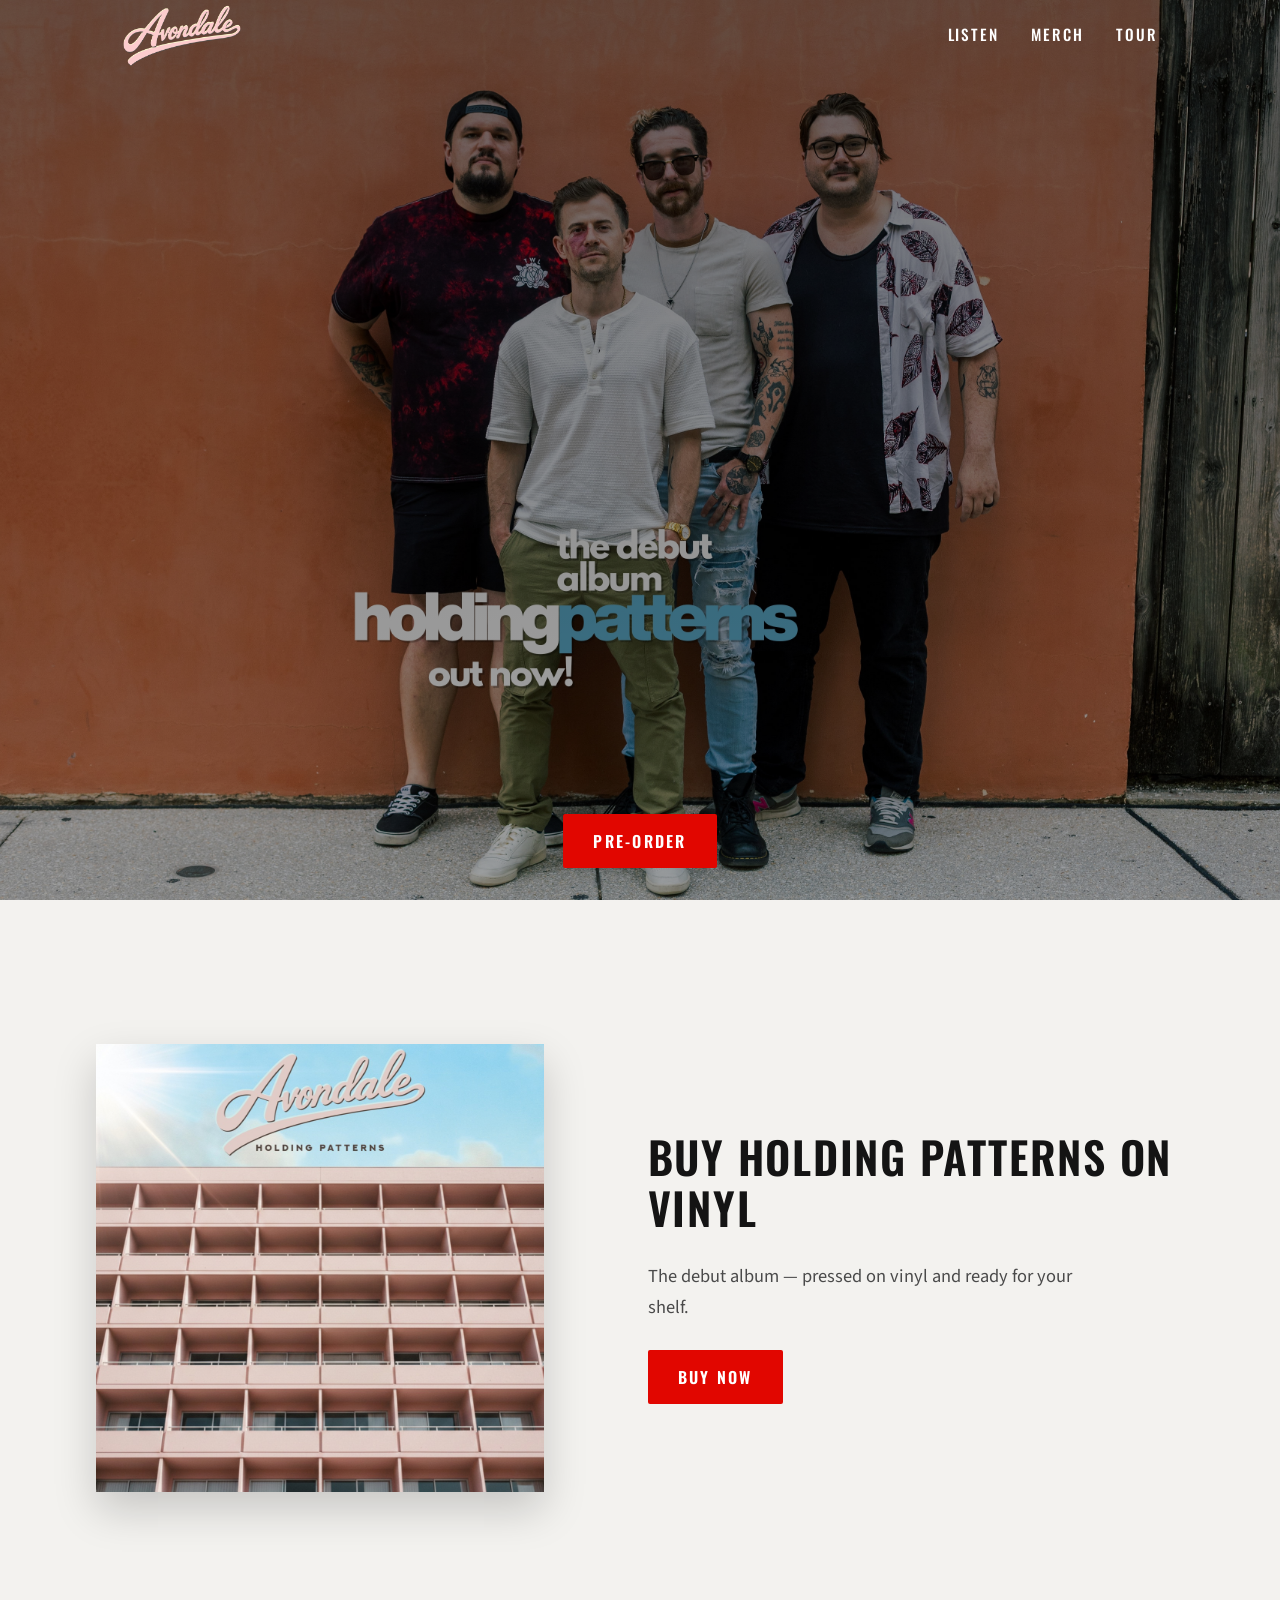
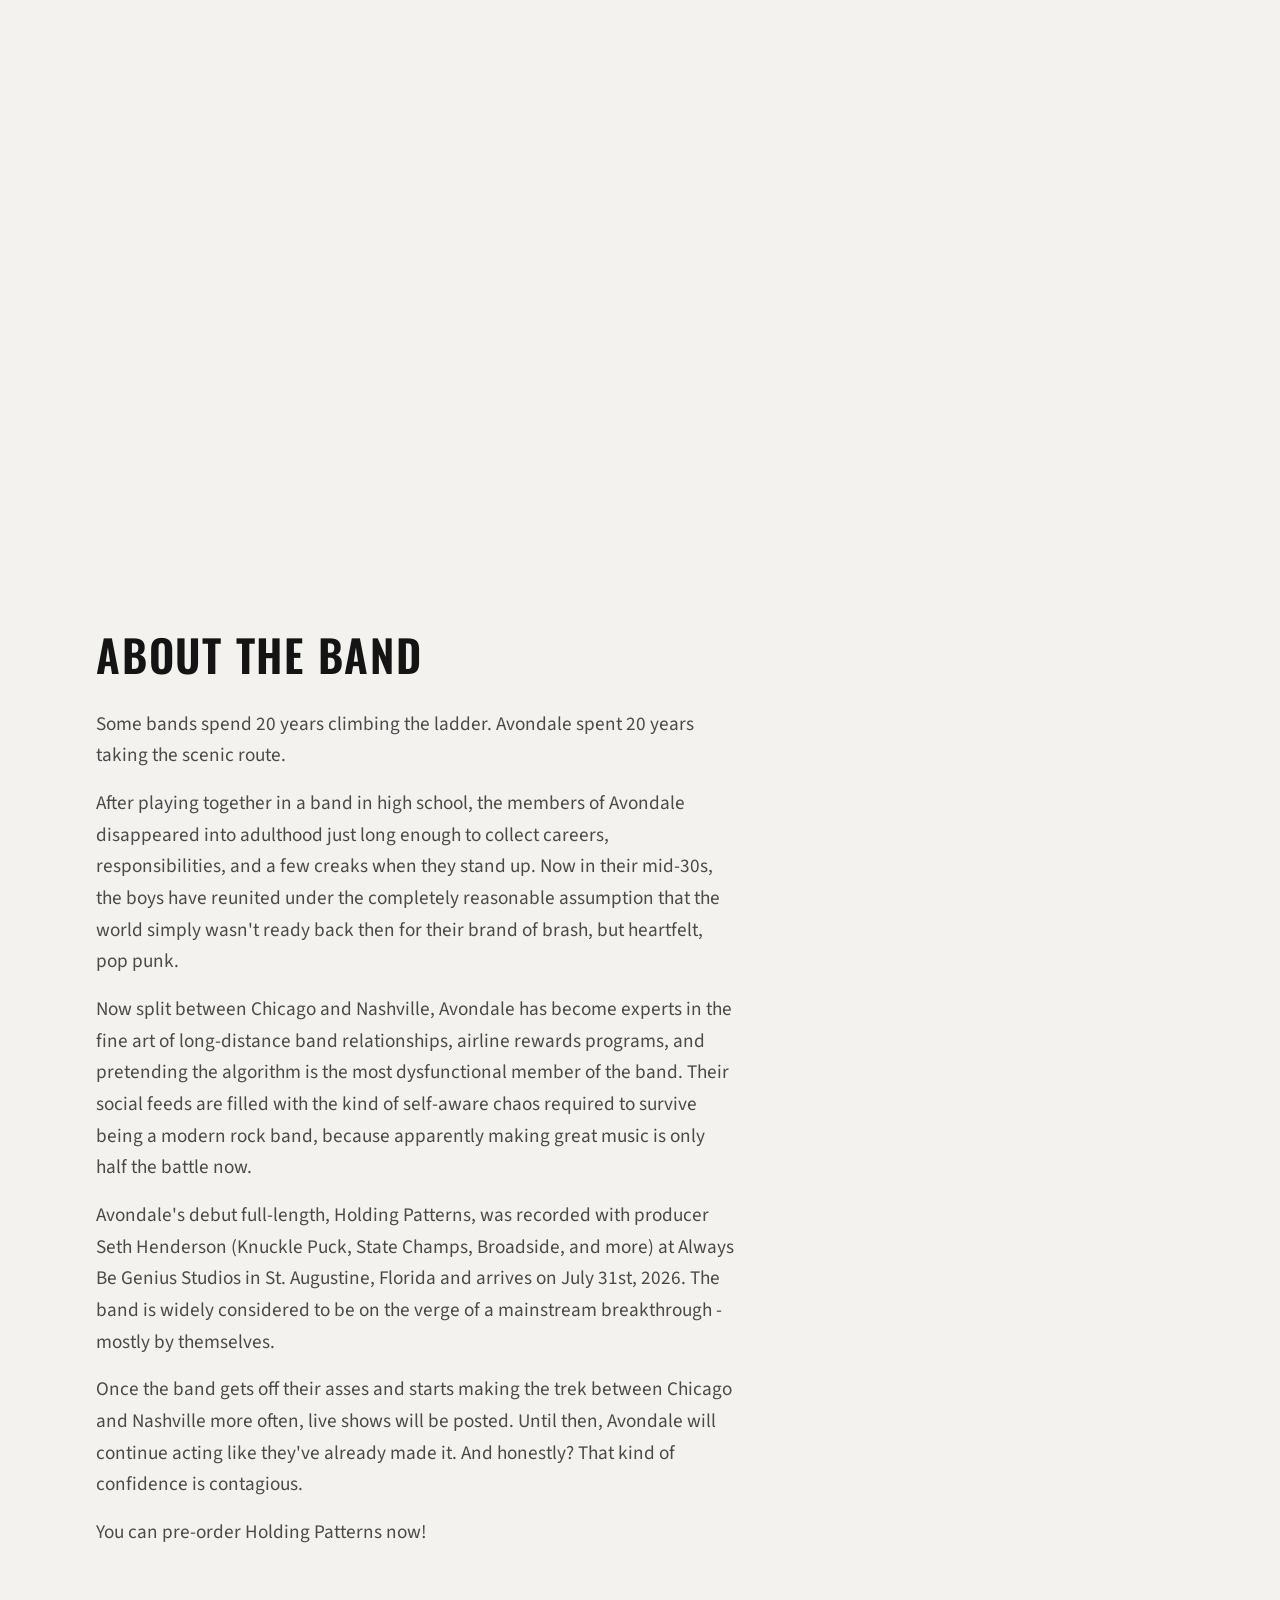
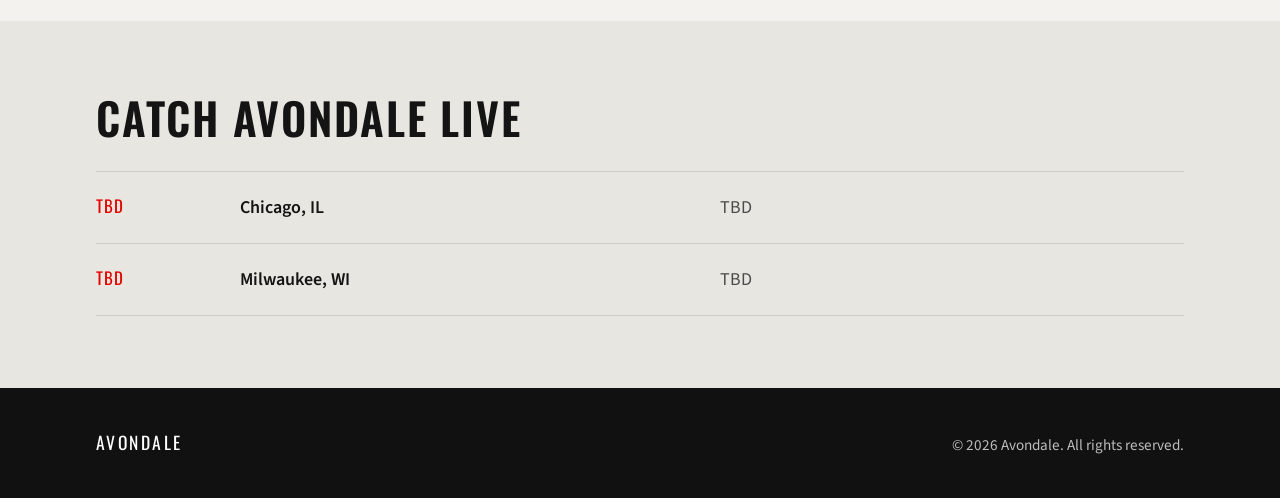
<file: index.html>
<!DOCTYPE html>
<html lang="en">
<head>
  <meta charset="UTF-8">
  <meta name="viewport" content="width=device-width, initial-scale=1.0">
  <meta name="description" content="Avondale — pop-punk / alternative rock. Listen, shop merch, and catch them live.">
  <title>Avondale</title>
  <link rel="preconnect" href="https://fonts.googleapis.com">
  <link rel="preconnect" href="https://fonts.gstatic.com" crossorigin>
  <link href="https://fonts.googleapis.com/css2?family=Oswald:wght@500;600&family=Source+Sans+3:wght@400;600&display=swap" rel="stylesheet">
  <link rel="stylesheet" href="css/styles.css">
</head>
<body>

  <!-- =========================================================
       SITE HEADER / NAVIGATION
       Shared across pages. Future pages (Music, Videos, Store,
       Contact, About) can reuse this same nav pattern.
       ========================================================= -->
  <header class="site-header" id="top">
    <div class="nav-inner">
      <!-- Logo → always returns to homepage -->
      <a class="logo-link" href="index.html" aria-label="Avondale — Home">
        <!-- REPLACE: images/logo.png with your band logo -->
        <img
          class="logo"
          src="images/logo.png"
          alt="Avondale"
          width="320"
          height="96"
        >
      </a>

      <!-- Mobile menu button (visible on small screens) -->
      <button
        class="menu-toggle"
        type="button"
        aria-expanded="false"
        aria-controls="primary-nav"
        aria-label="Open menu"
      >
        <span class="menu-toggle-bar" aria-hidden="true"></span>
        <span class="menu-toggle-bar" aria-hidden="true"></span>
        <span class="menu-toggle-bar" aria-hidden="true"></span>
      </button>

      <!--
        Primary navigation
        URLs for Listen come from data/links.json (not hardcoded).
        Add future links here later: Music, Videos, Store, Contact, About
      -->
      <nav class="primary-nav" id="primary-nav" aria-label="Primary">
        <ul class="nav-list">
          <li>
            <a
              class="nav-link"
              data-link="listen"
              href="#"
              target="_blank"
              rel="noopener noreferrer"
            >Listen</a>
          </li>
          <li>
            <a class="nav-link" href="merch.html">Merch</a>
          </li>
          <li>
            <a class="nav-link" href="#tour">Tour</a>
          </li>
        </ul>
      </nav>
    </div>
  </header>

  <main>

    <!-- =========================================================
         HERO
         Full-bleed band photo with dark overlay.
         REPLACE the image below with your preferred hero shot.
         ========================================================= -->
    <section class="hero" aria-label="Band photo">
      <!--
        HERO IMAGE PLACEHOLDER
        Replace images/band-photo.jpg with your own wide band photo.
        Keep the filename the same, or update the src below.
      -->
      <img
        class="hero-image"
        src="images/band-photo.jpg"
        alt="Avondale band photo"
        width="1920"
        height="1080"
        fetchpriority="high"
      >
      <div class="hero-overlay" aria-hidden="true"></div>
      <a class="btn hero-cta" href="merch.html#store">Pre-Order</a>
    </section>

    <! -- =======================================================
          MERCH
          Directs to merch page
          ======================================================= -->
   <section class="section merch-feature" aria-labelledby="home-merch-heading">
  <div class="section-inner merch-feature-inner">
    <img
      class="album-art"
      src="images/holding-patterns.jpg"
      alt="Holding Patterns album cover"
      width="800"
      height="800"
      loading="lazy"
    >
    <div class="merch-copy">
      <h2 class="section-title" id="home-merch-heading">Buy Holding Patterns on Vinyl</h2>
      <p class="merch-text">
        The debut album — pressed on vinyl and ready for your shelf.
      </p>
      <a class="btn" href="merch.html">Buy Now</a>
    </div>
  </div>
</section>

    <!-- =========================================================
         FEATURED VIDEO
         Insert link to video
         ========================================================= -->
    <section class="section video" id="video" area-labelledby="video-heading">
      <div style="max-width: 800px; margin: 0 auto;">
  <div style="position: relative; padding-bottom: 56.25%; height: 0; overflow: hidden;">
    <iframe 
      src="https://www.youtube.com/embed/tIavSRm6gvs" 
      title="Avondale - California Calling (Lyric Video)" 
      style="position: absolute; top: 0; left: 0; width: 100%; height: 100%; border: 0;" 
      allow="accelerometer; autoplay; clipboard-write; encrypted-media; gyroscope; picture-in-picture; web-share" 
      allowfullscreen>
    </iframe>
  </div>
</div>
    </section>

    <!-- =========================================================
         ABOUT
         Bio paragraphs are loaded from data/band.json
         ========================================================= -->
    <section class="section about" id="about" aria-labelledby="about-heading">
      <div class="section-inner">
        <h1 class="section-title" id="about-heading">About the Band</h1>
        <!-- Filled by js/data-loader.js -->
        <div class="about-bio" id="about-bio"></div>
      </div>
    </section>


    <!-- =========================================================
         TOUR
         Dates are loaded from data/tour.json
         ========================================================= -->
    <section class="section tour" id="tour" aria-labelledby="tour-heading">
      <div class="section-inner">
        <h2 class="section-title" id="tour-heading">Catch Avondale Live</h2>
        <!-- Filled by js/data-loader.js -->
        <ul class="tour-list" id="tour-list"></ul>
        <p class="tour-empty" id="tour-empty" hidden>No upcoming shows announced yet. Check back soon.</p>
      </div>
    </section>

  </main>

  <footer class="site-footer">
    <div class="section-inner footer-inner">
      <p class="footer-brand">Avondale</p>
      <p class="footer-copy">&copy; <span id="year"></span> Avondale. All rights reserved.</p>
    </div>
  </footer>

  <script src="js/data-loader.js" defer></script>
  <script src="js/script.js" defer></script>
</body>
</html>
</file>
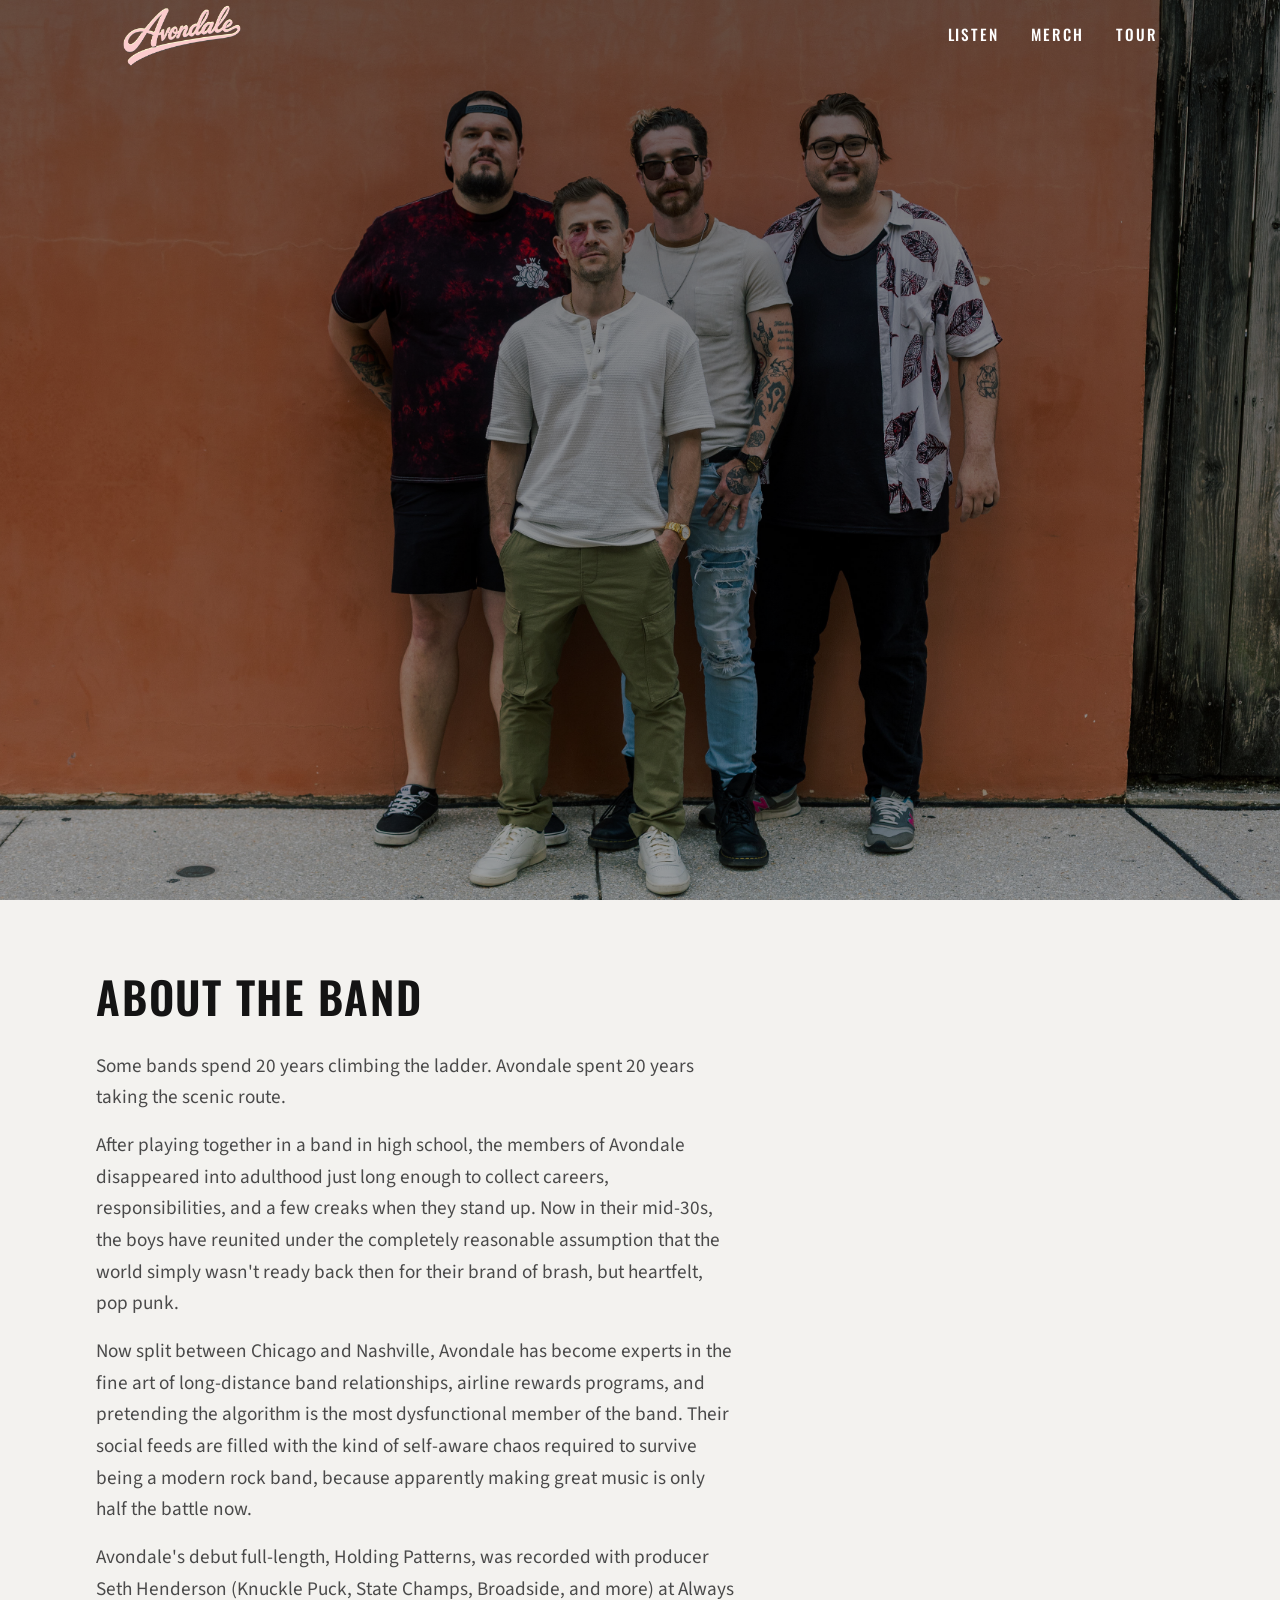
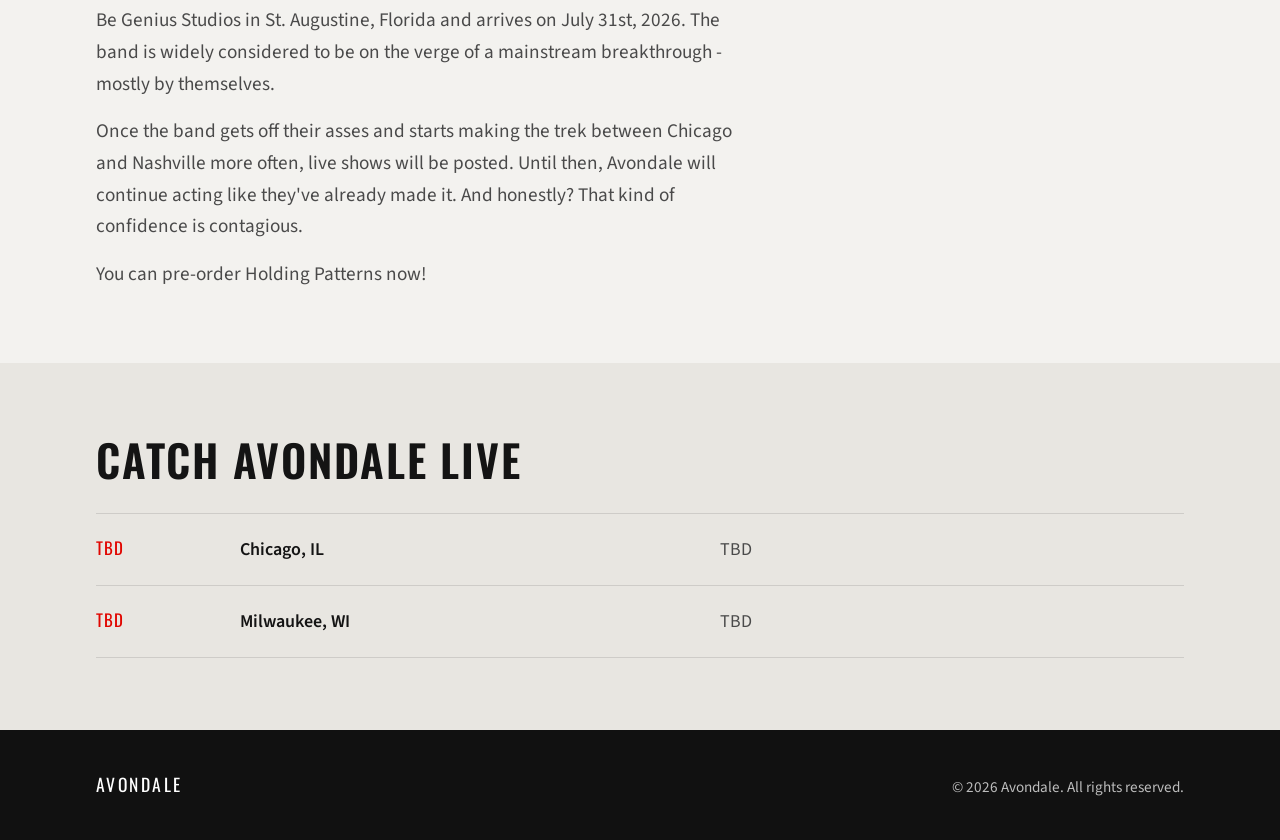
<file: avondale-website/index.html>
<!DOCTYPE html>
<html lang="en">
<head>
  <meta charset="UTF-8">
  <meta name="viewport" content="width=device-width, initial-scale=1.0">
  <meta name="description" content="Avondale — pop-punk / alternative rock. Listen, shop merch, and catch them live.">
  <title>Avondale</title>
  <link rel="preconnect" href="https://fonts.googleapis.com">
  <link rel="preconnect" href="https://fonts.gstatic.com" crossorigin>
  <link href="https://fonts.googleapis.com/css2?family=Oswald:wght@500;600&family=Source+Sans+3:wght@400;600&display=swap" rel="stylesheet">
  <link rel="stylesheet" href="css/styles.css">
</head>
<body>

  <!-- =========================================================
       SITE HEADER / NAVIGATION
       Shared across pages. Future pages (Music, Videos, Store,
       Contact, About) can reuse this same nav pattern.
       ========================================================= -->
  <header class="site-header" id="top">
    <div class="nav-inner">
      <!-- Logo → always returns to homepage -->
      <a class="logo-link" href="index.html" aria-label="Avondale — Home">
        <!-- REPLACE: images/logo.png with your band logo -->
        <img
          class="logo"
          src="images/logo.png"
          alt="Avondale"
          width="320"
          height="96"
        >
      </a>

      <!-- Mobile menu button (visible on small screens) -->
      <button
        class="menu-toggle"
        type="button"
        aria-expanded="false"
        aria-controls="primary-nav"
        aria-label="Open menu"
      >
        <span class="menu-toggle-bar" aria-hidden="true"></span>
        <span class="menu-toggle-bar" aria-hidden="true"></span>
        <span class="menu-toggle-bar" aria-hidden="true"></span>
      </button>

      <!--
        Primary navigation
        URLs for Listen come from data/links.json (not hardcoded).
        Add future links here later: Music, Videos, Store, Contact, About
      -->
      <nav class="primary-nav" id="primary-nav" aria-label="Primary">
        <ul class="nav-list">
          <li>
            <a
              class="nav-link"
              data-link="listen"
              href="#"
              target="_blank"
              rel="noopener noreferrer"
            >Listen</a>
          </li>
          <li>
            <a class="nav-link" href="merch.html">Merch</a>
          </li>
          <li>
            <a class="nav-link" href="#tour">Tour</a>
          </li>
        </ul>
      </nav>
    </div>
  </header>

  <main>

    <!-- =========================================================
         HERO
         Full-bleed band photo with dark overlay.
         REPLACE the image below with your preferred hero shot.
         ========================================================= -->
    <section class="hero" aria-label="Band photo">
      <!--
        HERO IMAGE PLACEHOLDER
        Replace images/band-photo.jpg with your own wide band photo.
        Keep the filename the same, or update the src below.
      -->
      <img
        class="hero-image"
        src="images/band-photo.jpg"
        alt="Avondale band photo"
        width="1920"
        height="1080"
        fetchpriority="high"
      >
      <div class="hero-overlay" aria-hidden="true"></div>
    </section>

    <!-- =========================================================
         ABOUT
         Bio paragraphs are loaded from data/band.json
         ========================================================= -->
    <section class="section about" id="about" aria-labelledby="about-heading">
      <div class="section-inner">
        <h1 class="section-title" id="about-heading">About the Band</h1>
        <!-- Filled by js/data-loader.js -->
        <div class="about-bio" id="about-bio"></div>
      </div>
    </section>

    <!-- =========================================================
         TOUR
         Dates are loaded from data/tour.json
         ========================================================= -->
    <section class="section tour" id="tour" aria-labelledby="tour-heading">
      <div class="section-inner">
        <h2 class="section-title" id="tour-heading">Catch Avondale Live</h2>
        <!-- Filled by js/data-loader.js -->
        <ul class="tour-list" id="tour-list"></ul>
        <p class="tour-empty" id="tour-empty" hidden>No upcoming shows announced yet. Check back soon.</p>
      </div>
    </section>

  </main>

  <footer class="site-footer">
    <div class="section-inner footer-inner">
      <p class="footer-brand">Avondale</p>
      <p class="footer-copy">&copy; <span id="year"></span> Avondale. All rights reserved.</p>
    </div>
  </footer>

  <script src="js/data-loader.js" defer></script>
  <script src="js/script.js" defer></script>
</body>
</html>
</file>
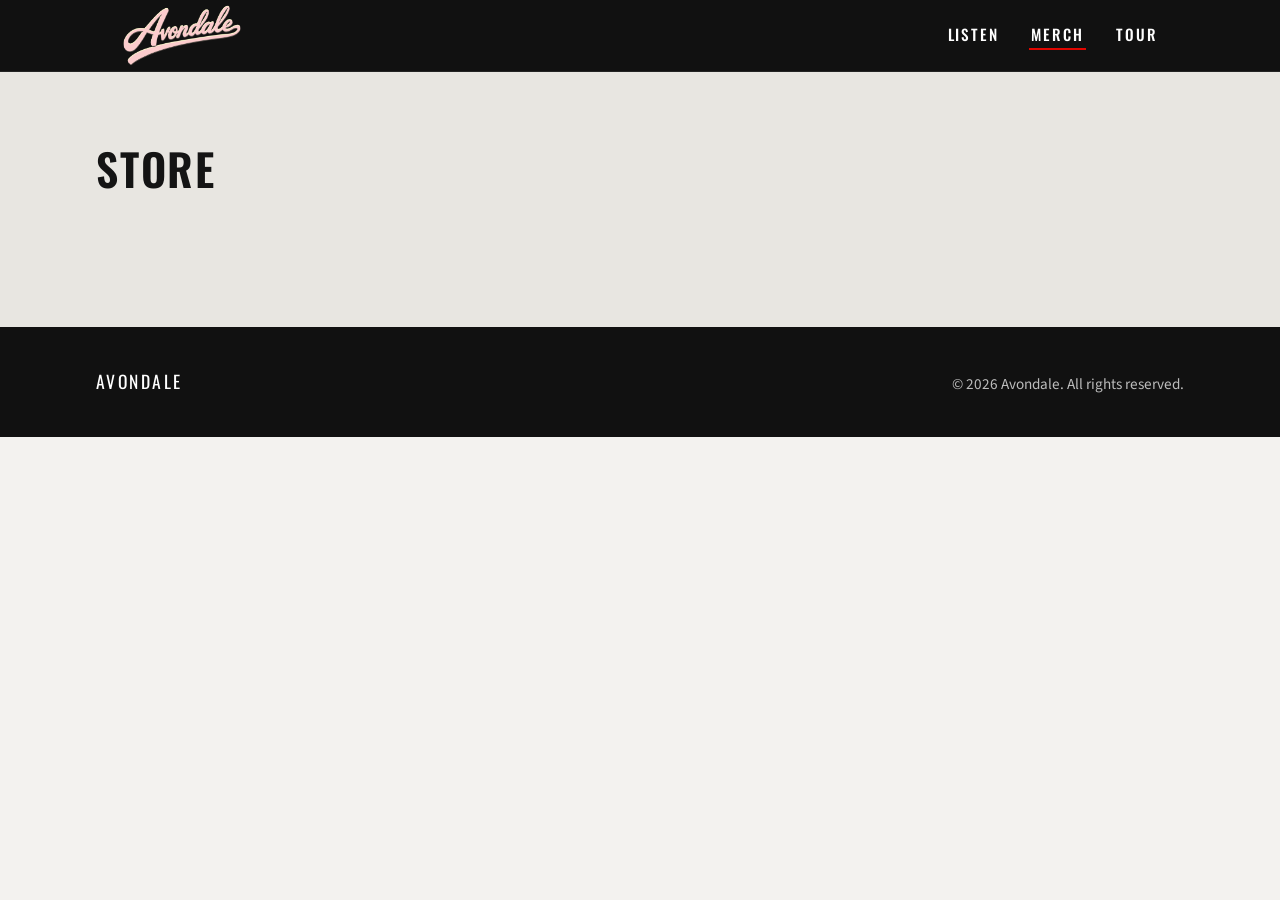
<file: merch.html>
<!DOCTYPE html>
<html lang="en">
<head>
  <meta charset="UTF-8">
  <meta name="viewport" content="width=device-width, initial-scale=1.0">
  <meta name="description" content="Buy Holding Patterns on vinyl and shop official Avondale merch.">
  <title>Merch — Avondale</title>
  <link rel="preconnect" href="https://fonts.googleapis.com">
  <link rel="preconnect" href="https://fonts.gstatic.com" crossorigin>
  <link href="https://fonts.googleapis.com/css2?family=Oswald:wght@500;600&family=Source+Sans+3:wght@400;600&display=swap" rel="stylesheet">
  <link rel="stylesheet" href="css/styles.css">
</head>
<body class="page-merch">

  <!-- Same navigation pattern as the homepage -->
  <header class="site-header site-header--solid" id="top">
    <div class="nav-inner">
      <a class="logo-link" href="index.html" aria-label="Avondale — Home">
        <!-- REPLACE: images/logo.png with your band logo -->
        <img
          class="logo"
          src="images/logo.png"
          alt="Avondale"
          width="160"
          height="48"
        >
      </a>

      <button
        class="menu-toggle"
        type="button"
        aria-expanded="false"
        aria-controls="primary-nav"
        aria-label="Open menu"
      >
        <span class="menu-toggle-bar" aria-hidden="true"></span>
        <span class="menu-toggle-bar" aria-hidden="true"></span>
        <span class="menu-toggle-bar" aria-hidden="true"></span>
      </button>

      <nav class="primary-nav" id="primary-nav" aria-label="Primary">
        <ul class="nav-list">
          <li>
            <a
              class="nav-link"
              data-link="listen"
              href="#"
              target="_blank"
              rel="noopener noreferrer"
            >Listen</a>
          </li>
          <li>
            <a class="nav-link" href="merch.html" aria-current="page">Merch</a>
          </li>
          <li>
            <a class="nav-link" href="index.html#tour">Tour</a>
          </li>
        </ul>
      </nav>
    </div>
  </header>

  <main>
    <!-- =========================================================
         STORE
         Paste your Ecwid (or other) store widget inside #store-widget.
         ========================================================= -->
    <section class="section store" id="store" aria-labelledby="store-heading">
      <div class="section-inner">
        <h2 class="section-title" id="store-heading">Store</h2>

        <!--
          ECWID WIDGET PLACEHOLDER
          ---------------------------------------------------------
          1. Log in to your Ecwid account and copy the store embed code.
          2. Paste that code INSIDE the <div id="store-widget"> below,
             replacing the comment that says "Paste Ecwid widget here".
          3. Save this file and refresh the page.
          ---------------------------------------------------------
          Do not put the widget code anywhere else on the page.
        -->
        <div id="<div id="my-store-139529005"></div>
        <div>
        <script data-cfasync="false" type="text/javascript" src="https://app.ecwid.com/script.js?139529005&data_platform=code&data_date=2026-07-20" charset="utf-8"></script><script type="text/javascript"> xProductBrowser("categoriesPerRow=3","views=grid(20,3) list(60) table(60)","categoryView=grid","searchView=list","id=my-store-139529005");</script>
        </div>
          </p>
        </div>

      </div>
    </section>

  </main>

  <footer class="site-footer">
    <div class="section-inner footer-inner">
      <p class="footer-brand">Avondale</p>
      <p class="footer-copy">&copy; <span id="year"></span> Avondale. All rights reserved.</p>
    </div>
  </footer>

  <script src="js/data-loader.js" defer></script>
  <script src="js/script.js" defer></script>
</body>
</html>
</file>
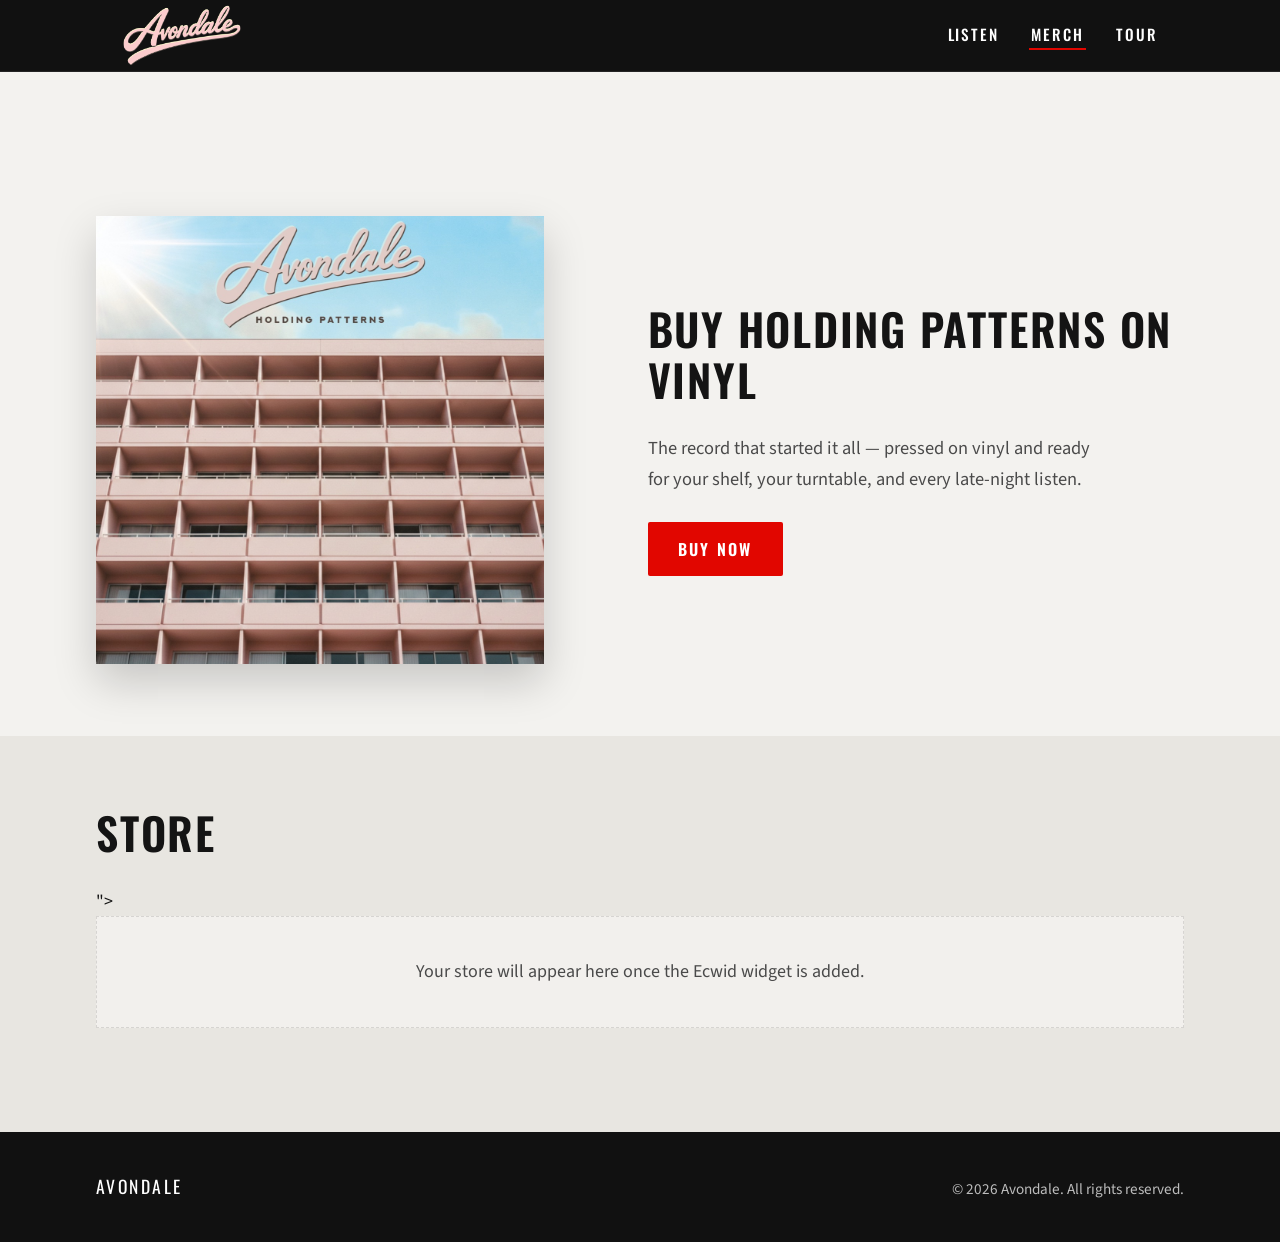
<file: avondale-website/merch.html>
<!DOCTYPE html>
<html lang="en">
<head>
  <meta charset="UTF-8">
  <meta name="viewport" content="width=device-width, initial-scale=1.0">
  <meta name="description" content="Buy Holding Patterns on vinyl and shop official Avondale merch.">
  <title>Merch — Avondale</title>
  <link rel="preconnect" href="https://fonts.googleapis.com">
  <link rel="preconnect" href="https://fonts.gstatic.com" crossorigin>
  <link href="https://fonts.googleapis.com/css2?family=Oswald:wght@500;600&family=Source+Sans+3:wght@400;600&display=swap" rel="stylesheet">
  <link rel="stylesheet" href="css/styles.css">
</head>
<body class="page-merch">

  <!-- Same navigation pattern as the homepage -->
  <header class="site-header site-header--solid" id="top">
    <div class="nav-inner">
      <a class="logo-link" href="index.html" aria-label="Avondale — Home">
        <!-- REPLACE: images/logo.png with your band logo -->
        <img
          class="logo"
          src="images/logo.png"
          alt="Avondale"
          width="160"
          height="48"
        >
      </a>

      <button
        class="menu-toggle"
        type="button"
        aria-expanded="false"
        aria-controls="primary-nav"
        aria-label="Open menu"
      >
        <span class="menu-toggle-bar" aria-hidden="true"></span>
        <span class="menu-toggle-bar" aria-hidden="true"></span>
        <span class="menu-toggle-bar" aria-hidden="true"></span>
      </button>

      <nav class="primary-nav" id="primary-nav" aria-label="Primary">
        <ul class="nav-list">
          <li>
            <a
              class="nav-link"
              data-link="listen"
              href="#"
              target="_blank"
              rel="noopener noreferrer"
            >Listen</a>
          </li>
          <li>
            <a class="nav-link" href="merch.html" aria-current="page">Merch</a>
          </li>
          <li>
            <a class="nav-link" href="index.html#tour">Tour</a>
          </li>
        </ul>
      </nav>
    </div>
  </header>

  <main>

    <!-- =========================================================
         MERCH HERO / ALBUM FEATURE
         ========================================================= -->
    <section class="section merch-feature" aria-labelledby="merch-heading">
      <div class="section-inner merch-feature-inner">

        <!--
          ALBUM ART PLACEHOLDER
          Replace images/holding-patterns.jpg with your album cover.
          Keep the filename the same, or update the src below.
        -->
        <img
          class="album-art"
          src="images/holding-patterns.jpg"
          alt="Holding Patterns album cover"
          width="800"
          height="800"
          loading="lazy"
        >

        <div class="merch-copy">
          <h1 class="section-title" id="merch-heading">Buy Holding Patterns on Vinyl</h1>
          <p class="merch-text">
            The record that started it all — pressed on vinyl and ready for your shelf,
            your turntable, and every late-night listen.
          </p>
          <!-- Smooth-scrolls down to the store section -->
          <a class="btn" href="#store">Buy Now</a>
        </div>

      </div>
    </section>

    <!-- =========================================================
         STORE
         Paste your Ecwid (or other) store widget inside #store-widget.
         ========================================================= -->
    <section class="section store" id="store" aria-labelledby="store-heading">
      <div class="section-inner">
        <h2 class="section-title" id="store-heading">Store</h2>

        <!--
          ECWID WIDGET PLACEHOLDER
          ---------------------------------------------------------
          1. Log in to your Ecwid account and copy the store embed code.
          2. Paste that code INSIDE the <div id="store-widget"> below,
             replacing the comment that says "Paste Ecwid widget here".
          3. Save this file and refresh the page.
          ---------------------------------------------------------
          Do not put the widget code anywhere else on the page.
        -->
        <div id="<div id="my-store-139529005"></div>
        <div>
        <script data-cfasync="false" type="text/javascript" src="https://app.ecwid.com/script.js?139529005&data_platform=code&data_date=2026-07-20" charset="utf-8"></script><script type="text/javascript"> xProductBrowser("categoriesPerRow=3","views=grid(20,3) list(60) table(60)","categoryView=grid","searchView=list","id=my-store-139529005");</script>
        </div>">
          <!-- Paste Ecwid widget here -->
          <p class="store-placeholder">
            Your store will appear here once the Ecwid widget is added.
          </p>
        </div>

      </div>
    </section>

  </main>

  <footer class="site-footer">
    <div class="section-inner footer-inner">
      <p class="footer-brand">Avondale</p>
      <p class="footer-copy">&copy; <span id="year"></span> Avondale. All rights reserved.</p>
    </div>
  </footer>

  <script src="js/data-loader.js" defer></script>
  <script src="js/script.js" defer></script>
</body>
</html>
</file>
<file: css/styles.css>
/* =========================================================
   Avondale — Site Styles
   Plain CSS only. Organized by section.
   ========================================================= */

/* --- CSS VARIABLES --- */
:root {
  --background: #f3f2ef;
  --background-alt: #e8e6e1;
  --text: #141414;
  --text-muted: #4a4a4a;
  --accent: #e10600;
  --accent-hover: #b50500;
  --header-text: #ffffff;
  --overlay: rgba(0, 0, 0, 0.45);
  --border: rgba(20, 20, 20, 0.12);
  --spacing: 1.5rem;
  --spacing-lg: 4.5rem;
  --max-width: 68rem;
  --nav-height: 4.5rem;
  --font-display: "Oswald", "Arial Narrow", sans-serif;
  --font-body: "Source Sans 3", "Segoe UI", sans-serif;
  --transition: 0.25s ease;
}

/* --- BASE --- */
*, *::before, *::after { box-sizing: border-box; }

html { scroll-behavior: smooth; }

body {
  margin: 0;
  font-family: var(--font-body);
  font-size: 1.125rem;
  line-height: 1.65;
  color: var(--text);
  background: var(--background);
  -webkit-font-smoothing: antialiased;
}

img { max-width: 100%; height: auto; display: block; }

a {
  color: var(--accent);
  text-decoration-thickness: 1px;
  text-underline-offset: 0.2em;
  transition: color var(--transition), opacity var(--transition);
}

a:hover { color: var(--accent-hover); }

a:focus-visible,
button:focus-visible {
  outline: 2px solid var(--accent);
  outline-offset: 3px;
}

h1, h2, h3 {
  font-family: var(--font-display);
  font-weight: 600;
  letter-spacing: 0.04em;
  text-transform: uppercase;
  line-height: 1.15;
  margin: 0 0 1rem;
}

p { margin: 0 0 1rem; }
ul { margin: 0; padding: 0; list-style: none; }

/* --- LAYOUT --- */
.section { padding: var(--spacing-lg) var(--spacing); }
.section-inner { max-width: var(--max-width); margin: 0 auto; }
.section-title {
  font-size: clamp(1.85rem, 4vw, 2.75rem);
  margin-bottom: 1.75rem;
}

/* --- HEADER / NAV --- */
.site-header {
  position: absolute;
  top: 1; left: 0; right: 0;
  z-index: 100;
  height: var(--nav-height);
  color: var(--header-text);
}

.site-header--solid {
  position: sticky;
  background: #111;
  border-bottom: 1px solid rgba(255, 255, 255, 0.08);
}

.nav-inner {
  max-width: var(--max-width);
  margin: 0 auto;
  padding: 0 var(--spacing);
  height: 100%;
  display: flex;
  align-items: center;
  justify-content: space-between;
  gap: 1rem;
}

.logo-link {
  display: inline-flex;
  align-items: center;
  text-decoration: none;
}

.logo {
  height: 6rem;
  width: auto;
  object-fit: contain;
  transition: opacity var(--transition), transform var(--transition);
}

.logo-link:hover .logo {
  opacity: 0.85;
  transform: scale(1.02);
}

.nav-list {
  display: flex;
  align-items: center;
  gap: 1.75rem;
}

.nav-link {
  font-family: var(--font-display);
  font-size: 0.95rem;
  font-weight: 500;
  letter-spacing: 0.12em;
  text-transform: uppercase;
  text-decoration: none;
  color: var(--header-text);
  padding: 0.55rem 0.15rem;
  position: relative;
}

.nav-link::after {
  content: "";
  position: absolute;
  left: 0; right: 0; bottom: 0.2rem;
  height: 2px;
  background: var(--accent);
  transform: scaleX(0);
  transform-origin: left;
  transition: transform var(--transition);
}

.nav-link:hover,
.nav-link[aria-current="page"] { color: #fff; }

.nav-link:hover::after,
.nav-link[aria-current="page"]::after { transform: scaleX(1); }

.menu-toggle {
  display: none;
  width: 2.75rem;
  height: 2.75rem;
  padding: 0;
  border: 0;
  background: transparent;
  cursor: pointer;
  flex-direction: column;
  justify-content: center;
  align-items: center;
  gap: 0.35rem;
}

.menu-toggle-bar {
  display: block;
  width: 1.4rem;
  height: 2px;
  background: #fff;
  transition: transform var(--transition), opacity var(--transition);
}

.menu-toggle[aria-expanded="true"] .menu-toggle-bar:nth-child(1) {
  transform: translateY(7.5px) rotate(45deg);
}
.menu-toggle[aria-expanded="true"] .menu-toggle-bar:nth-child(2) { opacity: 0; }
.menu-toggle[aria-expanded="true"] .menu-toggle-bar:nth-child(3) {
  transform: translateY(-7.5px) rotate(-45deg);
}

/* --- HERO --- */
.hero {
  position: relative;
  min-height: 100vh;
  min-height: 100svh;
  overflow: hidden;
  background: #1a1a1a;
}

.hero-image {
  width: 100%;
  height: 100%;
  min-height: 100vh;
  min-height: 100svh;
  object-fit: cover;
  object-position: center;
}

.hero-overlay {
  position: absolute;
  inset: 0;
  background: linear-gradient(
    to bottom,
    rgba(0, 0, 0, 0.55) 0%,
    var(--overlay) 40%,
    rgba(0, 0, 0, 0.35) 100%
  );
  pointer-events: none;
}

.hero-cta {
  position: absolute;
  left: 50%;
  bottom: 2rem; /* raise/lower as needed */
  transform: translateX(-50%);
  z-index: 2;
}

.hero-cta:hover {
  transform: translateX(-50%) translateY(-2px);
}

/* --- ABOUT --- */
.about-bio p {
  max-width: 40rem;
  font-size: 1.2rem;
  color: var(--text-muted);
}

.about-bio p:last-child { margin-bottom: 0; }

/* --- TOUR --- */
.tour { background: var(--background-alt); }

.tour-list { border-top: 1px solid var(--border); }

.tour-item {
  display: grid;
  grid-template-columns: 8rem 1fr 1fr;
  gap: 1rem;
  align-items: baseline;
  padding: 1.25rem 0;
  border-bottom: 1px solid var(--border);
  transition: background-color var(--transition), padding-left var(--transition);
}

.tour-item:hover {
  background: rgba(255, 255, 255, 0.45);
  padding-left: 0.5rem;
}

.tour-date {
  font-family: var(--font-display);
  font-size: 1.05rem;
  letter-spacing: 0.06em;
  text-transform: uppercase;
  color: var(--accent);
}

.tour-city { font-weight: 600; }
.tour-venue,
.tour-empty { color: var(--text-muted); }
.tour-empty { font-style: italic; }

/* --- MERCH --- */
.merch-feature {
  padding-top: calc(var(--nav-height) + var(--spacing-lg));
}

.merch-feature-inner {
  display: grid;
  grid-template-columns: minmax(0, 1fr) minmax(0, 1.1fr);
  gap: clamp(2rem, 5vw, 4rem);
  align-items: center;
}

.album-art {
  width: 100%;
  max-width: 28rem;
  aspect-ratio: 1 / 1;
  object-fit: cover;
  background: #222;
  box-shadow: 0 18px 40px rgba(0, 0, 0, 0.18);
  transition: transform 0.4s ease;
}

.album-art:hover { transform: scale(1.015); }

.merch-text {
  max-width: 28rem;
  color: var(--text-muted);
  font-size: 1.15rem;
  margin-bottom: 1.75rem;
}

.btn {
  display: inline-flex;
  align-items: center;
  justify-content: center;
  min-height: 3.15rem;
  padding: 0.85rem 1.9rem;
  font-family: var(--font-display);
  font-size: 1rem;
  font-weight: 600;
  letter-spacing: 0.14em;
  text-transform: uppercase;
  text-decoration: none;
  color: #fff;
  background: var(--accent);
  border: 0;
  border-radius: 2px;
  transition: background-color var(--transition), transform var(--transition);
}

.btn:hover {
  background: var(--accent-hover);
  color: #fff;
  transform: translateY(-2px);
}

.store {
  background: var(--background-alt);
  padding-bottom: 6.5rem;
}

#store-widget { min-height: 8rem; }

.store-placeholder {
  margin: 0;
  padding: 2.5rem 1.5rem;
  text-align: center;
  color: var(--text-muted);
  border: 1px dashed var(--border);
  background: rgba(255, 255, 255, 0.4);
}

/* --- FOOTER --- */
.site-footer {
  padding: 2.5rem var(--spacing);
  background: #111;
  color: rgba(255, 255, 255, 0.72);
}

.footer-inner {
  display: flex;
  flex-wrap: wrap;
  justify-content: space-between;
  gap: 0.75rem 1.5rem;
  align-items: baseline;
}

.footer-brand {
  margin: 0;
  font-family: var(--font-display);
  font-size: 1.1rem;
  letter-spacing: 0.14em;
  text-transform: uppercase;
  color: #fff;
}

.footer-copy { margin: 0; font-size: 0.95rem; }

/* --- TABLET --- */
@media (max-width: 900px) {
  :root { --spacing-lg: 3.5rem; }

  .tour-item {
    grid-template-columns: 7rem 1fr;
  }

  .tour-venue { grid-column: 2; }

  .merch-feature-inner { grid-template-columns: 1fr; }
  .album-art { max-width: 22rem; }
}

/* --- MOBILE --- */
@media (max-width: 700px) {
  :root {
    --spacing: 1.15rem;
    --spacing-lg: 3rem;
    --nav-height: 4rem;
  }

  .menu-toggle { display: flex; }

  .primary-nav {
    position: absolute;
    top: var(--nav-height);
    left: 0; right: 0;
    background: rgba(10, 10, 10, 0.96);
    max-height: 0;
    overflow: hidden;
    transition: max-height 0.35s ease;
  }

  .primary-nav.is-open { max-height: 18rem; }

  .nav-list {
    flex-direction: column;
    align-items: stretch;
    gap: 0;
    padding: 0.5rem 0 1rem;
  }

  .nav-link {
    display: block;
    padding: 1rem var(--spacing);
    font-size: 1.05rem;
    min-height: 3rem;
  }

  .nav-link::after { display: none; }

  .hero,
  .hero-image {
    min-height: 85vh;
    min-height: 85svh;
  }

  .tour-item {
    grid-template-columns: 1fr;
    gap: 0.25rem;
    padding: 1.35rem 0;
  }

  .tour-venue { grid-column: 1; }
  .btn { width: 100%; max-width: 20rem; }
  .footer-inner { flex-direction: column; }
}

@media (prefers-reduced-motion: reduce) {
  html { scroll-behavior: auto; }
  *, *::before, *::after {
    transition-duration: 0.01ms !important;
    animation-duration: 0.01ms !important;
  }
}
</file>
<file: avondale-website/css/styles.css>
/* =========================================================
   Avondale — Site Styles
   Plain CSS only. Organized by section.
   ========================================================= */

/* --- CSS VARIABLES --- */
:root {
  --background: #f3f2ef;
  --background-alt: #e8e6e1;
  --text: #141414;
  --text-muted: #4a4a4a;
  --accent: #e10600;
  --accent-hover: #b50500;
  --header-text: #ffffff;
  --overlay: rgba(0, 0, 0, 0.45);
  --border: rgba(20, 20, 20, 0.12);
  --spacing: 1.5rem;
  --spacing-lg: 4.5rem;
  --max-width: 68rem;
  --nav-height: 4.5rem;
  --font-display: "Oswald", "Arial Narrow", sans-serif;
  --font-body: "Source Sans 3", "Segoe UI", sans-serif;
  --transition: 0.25s ease;
}

/* --- BASE --- */
*, *::before, *::after { box-sizing: border-box; }

html { scroll-behavior: smooth; }

body {
  margin: 0;
  font-family: var(--font-body);
  font-size: 1.125rem;
  line-height: 1.65;
  color: var(--text);
  background: var(--background);
  -webkit-font-smoothing: antialiased;
}

img { max-width: 100%; height: auto; display: block; }

a {
  color: var(--accent);
  text-decoration-thickness: 1px;
  text-underline-offset: 0.2em;
  transition: color var(--transition), opacity var(--transition);
}

a:hover { color: var(--accent-hover); }

a:focus-visible,
button:focus-visible {
  outline: 2px solid var(--accent);
  outline-offset: 3px;
}

h1, h2, h3 {
  font-family: var(--font-display);
  font-weight: 600;
  letter-spacing: 0.04em;
  text-transform: uppercase;
  line-height: 1.15;
  margin: 0 0 1rem;
}

p { margin: 0 0 1rem; }
ul { margin: 0; padding: 0; list-style: none; }

/* --- LAYOUT --- */
.section { padding: var(--spacing-lg) var(--spacing); }
.section-inner { max-width: var(--max-width); margin: 0 auto; }
.section-title {
  font-size: clamp(1.85rem, 4vw, 2.75rem);
  margin-bottom: 1.75rem;
}

/* --- HEADER / NAV --- */
.site-header {
  position: absolute;
  top: 1; left: 0; right: 0;
  z-index: 100;
  height: var(--nav-height);
  color: var(--header-text);
}

.site-header--solid {
  position: sticky;
  background: #111;
  border-bottom: 1px solid rgba(255, 255, 255, 0.08);
}

.nav-inner {
  max-width: var(--max-width);
  margin: 0 auto;
  padding: 0 var(--spacing);
  height: 100%;
  display: flex;
  align-items: center;
  justify-content: space-between;
  gap: 1rem;
}

.logo-link {
  display: inline-flex;
  align-items: center;
  text-decoration: none;
}

.logo {
  height: 6rem;
  width: auto;
  object-fit: contain;
  transition: opacity var(--transition), transform var(--transition);
}

.logo-link:hover .logo {
  opacity: 0.85;
  transform: scale(1.02);
}

.nav-list {
  display: flex;
  align-items: center;
  gap: 1.75rem;
}

.nav-link {
  font-family: var(--font-display);
  font-size: 0.95rem;
  font-weight: 500;
  letter-spacing: 0.12em;
  text-transform: uppercase;
  text-decoration: none;
  color: var(--header-text);
  padding: 0.55rem 0.15rem;
  position: relative;
}

.nav-link::after {
  content: "";
  position: absolute;
  left: 0; right: 0; bottom: 0.2rem;
  height: 2px;
  background: var(--accent);
  transform: scaleX(0);
  transform-origin: left;
  transition: transform var(--transition);
}

.nav-link:hover,
.nav-link[aria-current="page"] { color: #fff; }

.nav-link:hover::after,
.nav-link[aria-current="page"]::after { transform: scaleX(1); }

.menu-toggle {
  display: none;
  width: 2.75rem;
  height: 2.75rem;
  padding: 0;
  border: 0;
  background: transparent;
  cursor: pointer;
  flex-direction: column;
  justify-content: center;
  align-items: center;
  gap: 0.35rem;
}

.menu-toggle-bar {
  display: block;
  width: 1.4rem;
  height: 2px;
  background: #fff;
  transition: transform var(--transition), opacity var(--transition);
}

.menu-toggle[aria-expanded="true"] .menu-toggle-bar:nth-child(1) {
  transform: translateY(7.5px) rotate(45deg);
}
.menu-toggle[aria-expanded="true"] .menu-toggle-bar:nth-child(2) { opacity: 0; }
.menu-toggle[aria-expanded="true"] .menu-toggle-bar:nth-child(3) {
  transform: translateY(-7.5px) rotate(-45deg);
}

/* --- HERO --- */
.hero {
  position: relative;
  min-height: 100vh;
  min-height: 100svh;
  overflow: hidden;
  background: #1a1a1a;
}

.hero-image {
  width: 100%;
  height: 100%;
  min-height: 100vh;
  min-height: 100svh;
  object-fit: cover;
  object-position: center;
}

.hero-overlay {
  position: absolute;
  inset: 0;
  background: linear-gradient(
    to bottom,
    rgba(0, 0, 0, 0.55) 0%,
    var(--overlay) 40%,
    rgba(0, 0, 0, 0.35) 100%
  );
  pointer-events: none;
}

/* --- ABOUT --- */
.about-bio p {
  max-width: 40rem;
  font-size: 1.2rem;
  color: var(--text-muted);
}

.about-bio p:last-child { margin-bottom: 0; }

/* --- TOUR --- */
.tour { background: var(--background-alt); }

.tour-list { border-top: 1px solid var(--border); }

.tour-item {
  display: grid;
  grid-template-columns: 8rem 1fr 1fr;
  gap: 1rem;
  align-items: baseline;
  padding: 1.25rem 0;
  border-bottom: 1px solid var(--border);
  transition: background-color var(--transition), padding-left var(--transition);
}

.tour-item:hover {
  background: rgba(255, 255, 255, 0.45);
  padding-left: 0.5rem;
}

.tour-date {
  font-family: var(--font-display);
  font-size: 1.05rem;
  letter-spacing: 0.06em;
  text-transform: uppercase;
  color: var(--accent);
}

.tour-city { font-weight: 600; }
.tour-venue,
.tour-empty { color: var(--text-muted); }
.tour-empty { font-style: italic; }

/* --- MERCH --- */
.merch-feature {
  padding-top: calc(var(--nav-height) + var(--spacing-lg));
}

.merch-feature-inner {
  display: grid;
  grid-template-columns: minmax(0, 1fr) minmax(0, 1.1fr);
  gap: clamp(2rem, 5vw, 4rem);
  align-items: center;
}

.album-art {
  width: 100%;
  max-width: 28rem;
  aspect-ratio: 1 / 1;
  object-fit: cover;
  background: #222;
  box-shadow: 0 18px 40px rgba(0, 0, 0, 0.18);
  transition: transform 0.4s ease;
}

.album-art:hover { transform: scale(1.015); }

.merch-text {
  max-width: 28rem;
  color: var(--text-muted);
  font-size: 1.15rem;
  margin-bottom: 1.75rem;
}

.btn {
  display: inline-flex;
  align-items: center;
  justify-content: center;
  min-height: 3.15rem;
  padding: 0.85rem 1.9rem;
  font-family: var(--font-display);
  font-size: 1rem;
  font-weight: 600;
  letter-spacing: 0.14em;
  text-transform: uppercase;
  text-decoration: none;
  color: #fff;
  background: var(--accent);
  border: 0;
  border-radius: 2px;
  transition: background-color var(--transition), transform var(--transition);
}

.btn:hover {
  background: var(--accent-hover);
  color: #fff;
  transform: translateY(-2px);
}

.store {
  background: var(--background-alt);
  padding-bottom: 6.5rem;
}

#store-widget { min-height: 8rem; }

.store-placeholder {
  margin: 0;
  padding: 2.5rem 1.5rem;
  text-align: center;
  color: var(--text-muted);
  border: 1px dashed var(--border);
  background: rgba(255, 255, 255, 0.4);
}

/* --- FOOTER --- */
.site-footer {
  padding: 2.5rem var(--spacing);
  background: #111;
  color: rgba(255, 255, 255, 0.72);
}

.footer-inner {
  display: flex;
  flex-wrap: wrap;
  justify-content: space-between;
  gap: 0.75rem 1.5rem;
  align-items: baseline;
}

.footer-brand {
  margin: 0;
  font-family: var(--font-display);
  font-size: 1.1rem;
  letter-spacing: 0.14em;
  text-transform: uppercase;
  color: #fff;
}

.footer-copy { margin: 0; font-size: 0.95rem; }

/* --- TABLET --- */
@media (max-width: 900px) {
  :root { --spacing-lg: 3.5rem; }

  .tour-item {
    grid-template-columns: 7rem 1fr;
  }

  .tour-venue { grid-column: 2; }

  .merch-feature-inner { grid-template-columns: 1fr; }
  .album-art { max-width: 22rem; }
}

/* --- MOBILE --- */
@media (max-width: 700px) {
  :root {
    --spacing: 1.15rem;
    --spacing-lg: 3rem;
    --nav-height: 4rem;
  }

  .menu-toggle { display: flex; }

  .primary-nav {
    position: absolute;
    top: var(--nav-height);
    left: 0; right: 0;
    background: rgba(10, 10, 10, 0.96);
    max-height: 0;
    overflow: hidden;
    transition: max-height 0.35s ease;
  }

  .primary-nav.is-open { max-height: 18rem; }

  .nav-list {
    flex-direction: column;
    align-items: stretch;
    gap: 0;
    padding: 0.5rem 0 1rem;
  }

  .nav-link {
    display: block;
    padding: 1rem var(--spacing);
    font-size: 1.05rem;
    min-height: 3rem;
  }

  .nav-link::after { display: none; }

  .hero,
  .hero-image {
    min-height: 85vh;
    min-height: 85svh;
  }

  .tour-item {
    grid-template-columns: 1fr;
    gap: 0.25rem;
    padding: 1.35rem 0;
  }

  .tour-venue { grid-column: 1; }
  .btn { width: 100%; max-width: 20rem; }
  .footer-inner { flex-direction: column; }
}

@media (prefers-reduced-motion: reduce) {
  html { scroll-behavior: auto; }
  *, *::before, *::after {
    transition-duration: 0.01ms !important;
    animation-duration: 0.01ms !important;
  }
}
</file>
